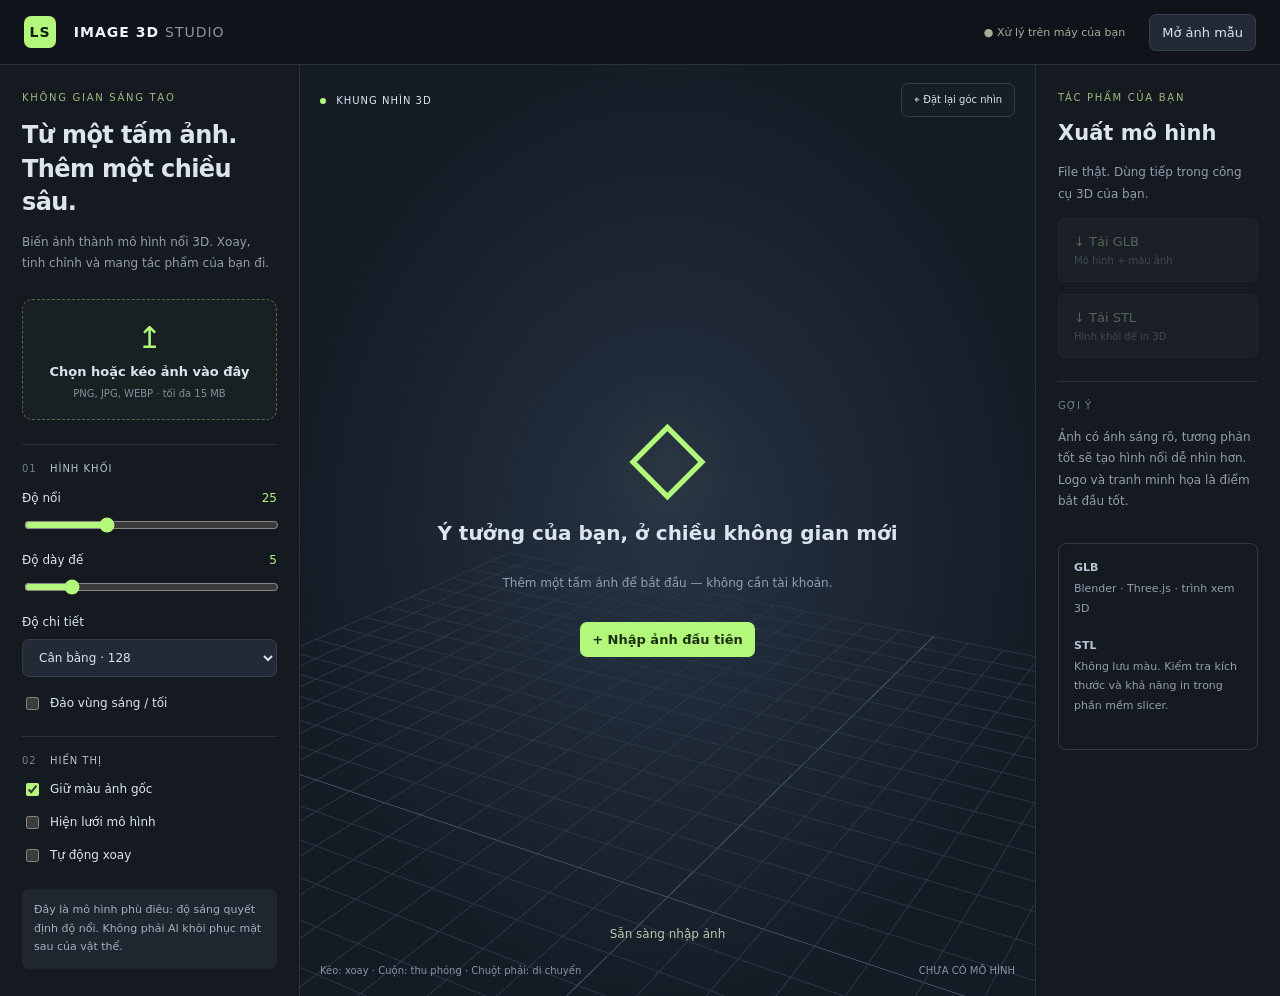
<file: image-3d/index.html>
<!doctype html><html lang="vi"><head><meta charset="utf-8"><meta name="viewport" content="width=device-width,initial-scale=1"><title>LS • Image 3D Studio</title><link rel="stylesheet" href="style.css"><script type="importmap">{"imports":{"three":"./vendor/three.module.js"}}</script></head><body>
<header><a class="brand" href="./"><b>LS</b> IMAGE 3D <span>STUDIO</span></a><span class="privacy">● Xử lý trên máy của bạn</span><button id="demo">Mở ảnh mẫu</button></header>
<main><aside><div class="eyebrow">KHÔNG GIAN SÁNG TẠO</div><h1>Từ một tấm ảnh.<br>Thêm một chiều sâu.</h1><p>Biến ảnh thành mô hình nổi 3D. Xoay, tinh chỉnh và mang tác phẩm của bạn đi.</p>
<label id="drop" class="drop"><input id="file" type="file" accept="image/png,image/jpeg,image/webp"><span class="upload">↥</span><strong>Chọn hoặc kéo ảnh vào đây</strong><small>PNG, JPG, WEBP · tối đa 15 MB</small><img id="thumbnail" hidden alt="Ảnh đã chọn"></label>
<div class="section">01 <span>HÌNH KHỐI</span></div><label class="setting">Độ nổi <output id="depthValue">25</output><input id="depth" type="range" min="0" max="80" value="25"></label><label class="setting">Độ dày đế <output id="baseValue">5</output><input id="base" type="range" min="1" max="25" value="5"></label><label class="setting">Độ chi tiết<select id="quality"><option value="64">Nhanh · 64</option><option value="128" selected>Cân bằng · 128</option><option value="256">Cao · 256</option></select></label><label class="check"><input id="invert" type="checkbox"> Đảo vùng sáng / tối</label>
<div class="section">02 <span>HIỂN THỊ</span></div><label class="check"><input id="texture" type="checkbox" checked> Giữ màu ảnh gốc</label><label class="check"><input id="wire" type="checkbox"> Hiện lưới mô hình</label><label class="check"><input id="rotate" type="checkbox"> Tự động xoay</label>
<div class="notice">Đây là mô hình phù điêu: độ sáng quyết định độ nổi. Không phải AI khôi phục mặt sau của vật thể.</div></aside>
<section id="viewport"><div class="viewtop"><span><i></i> KHUNG NHÌN 3D</span><button id="reset">⌖ Đặt lại góc nhìn</button></div><div id="empty"><div class="cube">◇</div><h2>Ý tưởng của bạn, ở chiều không gian mới</h2><p>Thêm một tấm ảnh để bắt đầu — không cần tài khoản.</p><button id="choose">+ Nhập ảnh đầu tiên</button></div><div id="status" role="status" aria-live="polite">Sẵn sàng nhập ảnh</div><div class="viewbottom"><span>Kéo: xoay · Cuộn: thu phóng · Chuột phải: di chuyển</span><span id="stats">CHƯA CÓ MÔ HÌNH</span></div></section>
<aside class="exports"><div class="eyebrow">TÁC PHẨM CỦA BẠN</div><h2>Xuất mô hình</h2><p>File thật. Dùng tiếp trong công cụ 3D của bạn.</p><button id="glb" disabled>↓ Tải GLB <small>Mô hình + màu ảnh</small></button><button id="stl" disabled>↓ Tải STL <small>Hình khối để in 3D</small></button><div class="section">GỢI Ý</div><p class="tip">Ảnh có ánh sáng rõ, tương phản tốt sẽ tạo hình nổi dễ nhìn hơn. Logo và tranh minh họa là điểm bắt đầu tốt.</p><div class="format"><b>GLB</b><p>Blender · Three.js · trình xem 3D</p><b>STL</b><p>Không lưu màu. Kiểm tra kích thước và khả năng in trong phần mềm slicer.</p></div></aside></main><script type="module" src="app.js"></script></body></html>
</file>
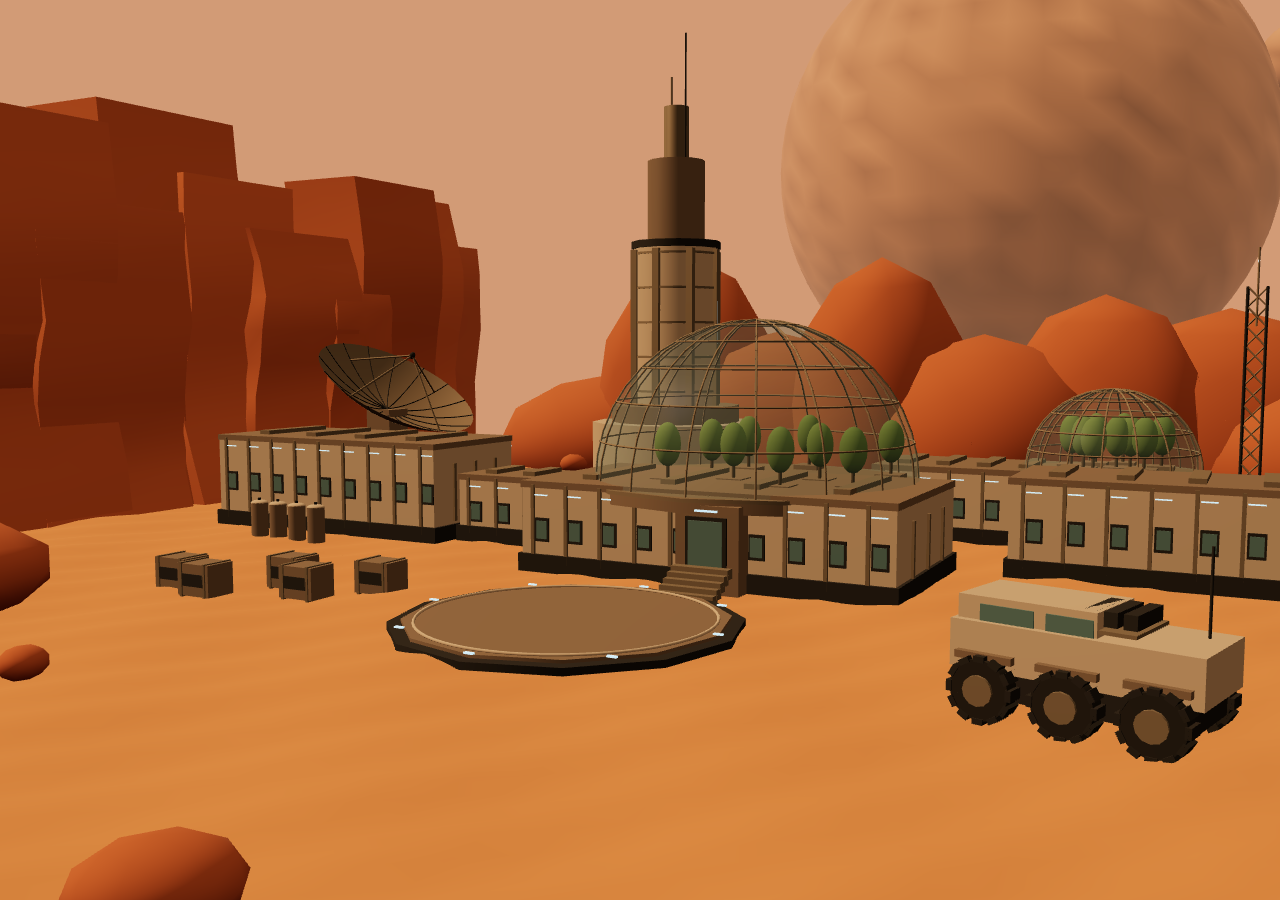
<file: scene-studio/assets/outpost7-v1/build.html>
<!doctype html><meta charset="utf-8"><title>Outpost7 V1 build</title><script type="importmap">{"imports":{"three":"../../vendor/three.module.js"}}</script><style>body{margin:0;background:#251811}canvas{display:block;width:100vw;height:100vh}</style><script type="module">
import * as THREE from 'three';
import {GLTFExporter} from '../../vendor/GLTFExporter.js';
import {createOutpost,cameraPose} from './build.mjs';
const objects=createOutpost(),scene=new THREE.Scene();scene.background=new THREE.Color('#d29b76');scene.fog=new THREE.Fog('#d29b76',90,240);scene.add(objects);scene.add(new THREE.HemisphereLight('#ffe4c0','#725847',2));const sun=new THREE.DirectionalLight('#ffd3a5',3);sun.position.set(-35,40,20);scene.add(sun);
const renderer=new THREE.WebGLRenderer({antialias:true});renderer.setSize(innerWidth,innerHeight);renderer.setPixelRatio(1);renderer.toneMapping=THREE.ACESFilmicToneMapping;renderer.toneMappingExposure=1;
const camera=new THREE.PerspectiveCamera(THREE.MathUtils.radToDeg(2*Math.atan(24/(2*cameraPose.lens))),innerWidth/innerHeight,.1,1000);camera.position.fromArray(cameraPose.position);camera.lookAt(...cameraPose.target);document.body.append(renderer.domElement);renderer.render(scene,camera);
const bookmarks=[{name:'Ảnh tham chiếu · tổng thể',...cameraPose},{name:'Toàn cảnh từ trên',position:[40,40,55],target:[0,2,-5],lens:28},{name:'Cận xe thám hiểm',position:[33,5,23],target:[23,2,13],lens:45},{name:'Nhà kính và tháp',position:[21,8,24],target:[3,7,-10],lens:35}];
window.project={format:'LS-SCENE-STUDIO',version:1,scene:objects.toJSON(),reference:null,referenceKind:'proxy',bookmarks,camera:cameraPose,sun:315};
window.assetRoot=objects;
window.glbReady=false;const bytes=await new GLTFExporter().parseAsync(objects,{binary:true});window.glb=Array.from(new Uint8Array(bytes));window.glbReady=true;
</script>
</file>
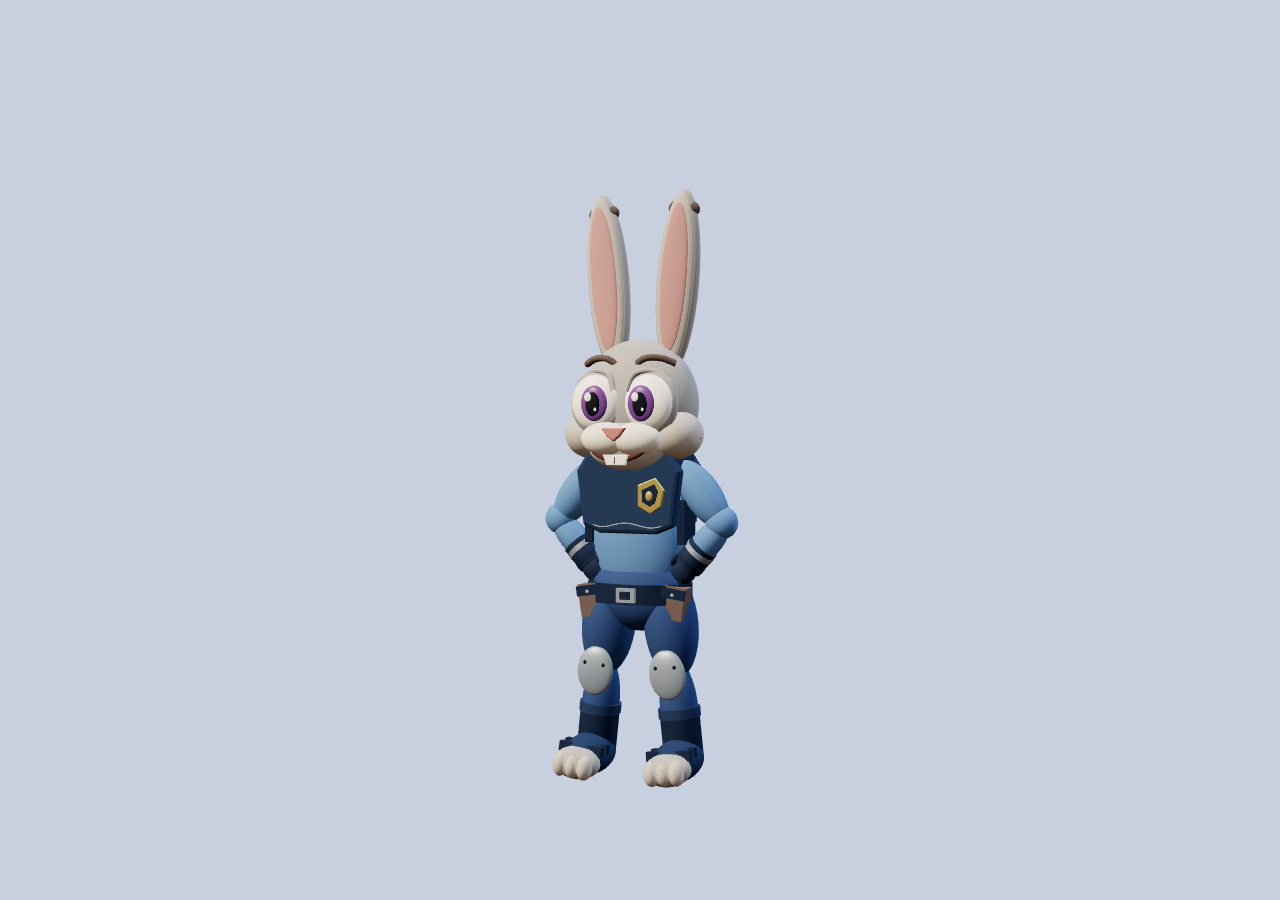
<file: scene-studio/assets/rabbit-officer-v1/build.html>
<!doctype html><meta charset="utf-8"><title>Rabbit Officer V1</title><script type="importmap">{"imports":{"three":"../../vendor/three.module.js"}}</script><style>body{margin:0}canvas{display:block}</style><script type="module">
import * as T from 'three';import {GLTFExporter} from '../../vendor/GLTFExporter.js';import {createRabbit} from './build.mjs';import {applyPose} from '../../avatars.js';
const actor=createRabbit(),objects=new T.Group();objects.name='Rabbit Officer V1';objects.add(actor);const scene=new T.Scene();scene.background=new T.Color('#c8d0e0');scene.add(objects);scene.add(new T.HemisphereLight('#e8eeff','#84705a',2));const light=new T.DirectionalLight('#fff1d9',3);light.position.set(-3,5,5);scene.add(light);const rim=new T.DirectionalLight('#c4e1ff',1.5);rim.position.set(3,3,-3);scene.add(rim);
const renderer=new T.WebGLRenderer({antialias:true});renderer.setSize(innerWidth,innerHeight);renderer.setPixelRatio(1);renderer.toneMapping=T.ACESFilmicToneMapping;renderer.toneMappingExposure=1.1;document.body.append(renderer.domElement);
const camera=new T.PerspectiveCamera(32,innerWidth/innerHeight,.01,100);camera.position.set(2.6,1.7,6.7);camera.lookAt(0,1.5,0);window.render=()=>renderer.render(scene,camera);render();window.actor=actor;window.applyPose=values=>{applyPose(actor,values);render();};
const pose={position:[2.6,1.7,6.7],target:[0,1.5,0],lens:42};const bookmarks=[{name:'Toàn thân · góc tham chiếu',...pose},{name:'Chính diện',position:[0,1.6,6.5],target:[0,1.5,0],lens:42},{name:'Cận khuôn mặt',position:[.7,2.05,2.1],target:[0,2.02,0],lens:50},{name:'Sau lưng · ước lượng',position:[2,1.8,-6],target:[0,1.5,0],lens:42}];
window.project={format:'LS-SCENE-STUDIO',version:1,scene:objects.toJSON(),reference:null,referenceKind:'avatar',bookmarks,camera:pose,sun:45};
const bytes=await new GLTFExporter().parseAsync(actor,{binary:true});window.glbBase64=await new Promise(resolve=>{const reader=new FileReader();reader.onload=()=>resolve(reader.result.split(',')[1]);reader.readAsDataURL(new Blob([bytes]));});window.glbReady=true;
</script>
</file>
<file: image-3d/style.css>
:root{color-scheme:dark;font-family:Inter,system-ui,sans-serif;color:#dbe4ef;background:#101319;font-size:13px}*{box-sizing:border-box}body{margin:0}button,select{font:inherit;color:inherit;background:#232a36;border:1px solid #343e4b;border-radius:7px;padding:10px 12px;cursor:pointer}button:hover{background:#303c4e}button:disabled{opacity:.35;cursor:not-allowed}header{height:65px;border-bottom:1px solid #29303b;display:flex;align-items:center;gap:24px;padding:0 24px}.brand{font-size:14px;font-weight:750;letter-spacing:1px;color:#edf4ff;text-decoration:none}.brand b{display:inline-grid;place-items:center;background:#b3f77b;color:#10220e;border-radius:7px;width:32px;height:32px;margin-right:12px}.brand span{font-weight:400;color:#8994a7}.privacy{margin-left:auto;color:#a1b09a;font-size:11px}main{display:grid;grid-template-columns:300px minmax(300px,1fr) 245px;min-height:calc(100vh - 65px)}aside{padding:27px 22px;border-right:1px solid #29303b;background:#151920}.eyebrow{font-size:10px;color:#9cbb7e;letter-spacing:1.7px}h1{font-size:24px;line-height:1.4;letter-spacing:-.6px;margin:16px 0 12px}p{color:#939eaf;font-size:12px;line-height:1.8}.drop{margin:24px 0;display:flex;align-items:center;text-align:center;flex-direction:column;gap:9px;border:1px dashed #536947;border-radius:10px;background:#a6ed7108;padding:20px 8px;cursor:pointer}.drop.over{background:#a6ed7120}.drop input{position:absolute;width:1px;height:1px;opacity:0}.drop:focus-within{outline:2px solid #b3f77b}.drop small{color:#818e9e;font-size:10px}.upload{font-size:30px;color:#b3f77b}.drop img{max-height:100px;max-width:100%;border-radius:4px}.section{border-top:1px solid #2a3039;margin-top:23px;padding-top:18px;font-size:10px;color:#708091;letter-spacing:1px}.section span{margin-left:9px;color:#b9c3d0}.setting{display:block;margin:17px 0;font-size:12px}.setting output{float:right;color:#b3f77b}input[type=range]{width:100%;accent-color:#b3f77b;margin-top:12px}select{display:block;width:100%;margin-top:10px}.check{display:flex;gap:8px;align-items:center;margin:14px 0;font-size:12px;cursor:pointer}input[type=checkbox]{accent-color:#b3f77b}.notice{font-size:11px;color:#a5afbd;line-height:1.7;background:#202630;border-radius:7px;padding:12px;margin-top:24px}#viewport{position:relative;min-height:680px;overflow:hidden;background:radial-gradient(ellipse at center,#263343 0,#141b25 75%)}#viewport canvas{display:block;position:absolute;inset:0;width:100%;height:100%}.viewtop,.viewbottom{position:absolute;left:20px;right:20px;z-index:2;display:flex;justify-content:space-between;align-items:center}.viewtop{top:18px;font-size:10px;letter-spacing:1px}.viewtop i{display:inline-block;background:#b3f77b;width:6px;height:6px;border-radius:50%;margin-right:6px}.viewtop button{font-size:10px;background:#18212bab}.viewbottom{bottom:20px;font-size:10px;color:#8594a5;gap:20px}#empty{position:absolute;inset:0;display:flex;flex-direction:column;justify-content:center;align-items:center;text-align:center;z-index:1;padding:25px;pointer-events:none}#empty button{pointer-events:auto;background:#b3f77b;color:#1c3013;font-weight:700;border:0;margin-top:15px}.cube{font-size:100px;line-height:1;color:#b3f77b;text-shadow:0 0 70px #b3f77b55}#empty h2{font-size:20px}#status{position:absolute;bottom:55px;left:20px;right:20px;text-align:center;font-size:12px;color:#b7caac;z-index:2;pointer-events:none}.exports{border-left:1px solid #29303b;border-right:0}.exports h2{font-size:21px;margin-top:18px}.exports button{display:block;text-align:left;width:100%;margin-top:12px;padding:15px;color:#c8edaf}.exports button small{display:block;font-size:10px;color:#8f9eae;margin-top:6px}.tip{margin-top:16px}.format{margin-top:30px;border:1px solid #303945;border-radius:8px;padding:15px}.format b{font-size:11px;color:#b6c5d7}.format p{font-size:11px;margin:5px 0 18px}[hidden]{display:none!important}@media(max-width:1050px){main{grid-template-columns:260px 1fr}.exports{grid-column:1/-1;display:block}.exports button{display:inline-block;width:200px;margin-right:10px}.format{display:none}}@media(max-width:650px){header{padding:12px;gap:10px}.privacy{display:none}header button{margin-left:auto}main{display:flex;flex-direction:column}aside{padding:22px}#viewport{min-height:470px;order:-1}.viewbottom{font-size:9px}h1{font-size:22px}.exports button{width:45%}}
</file>
